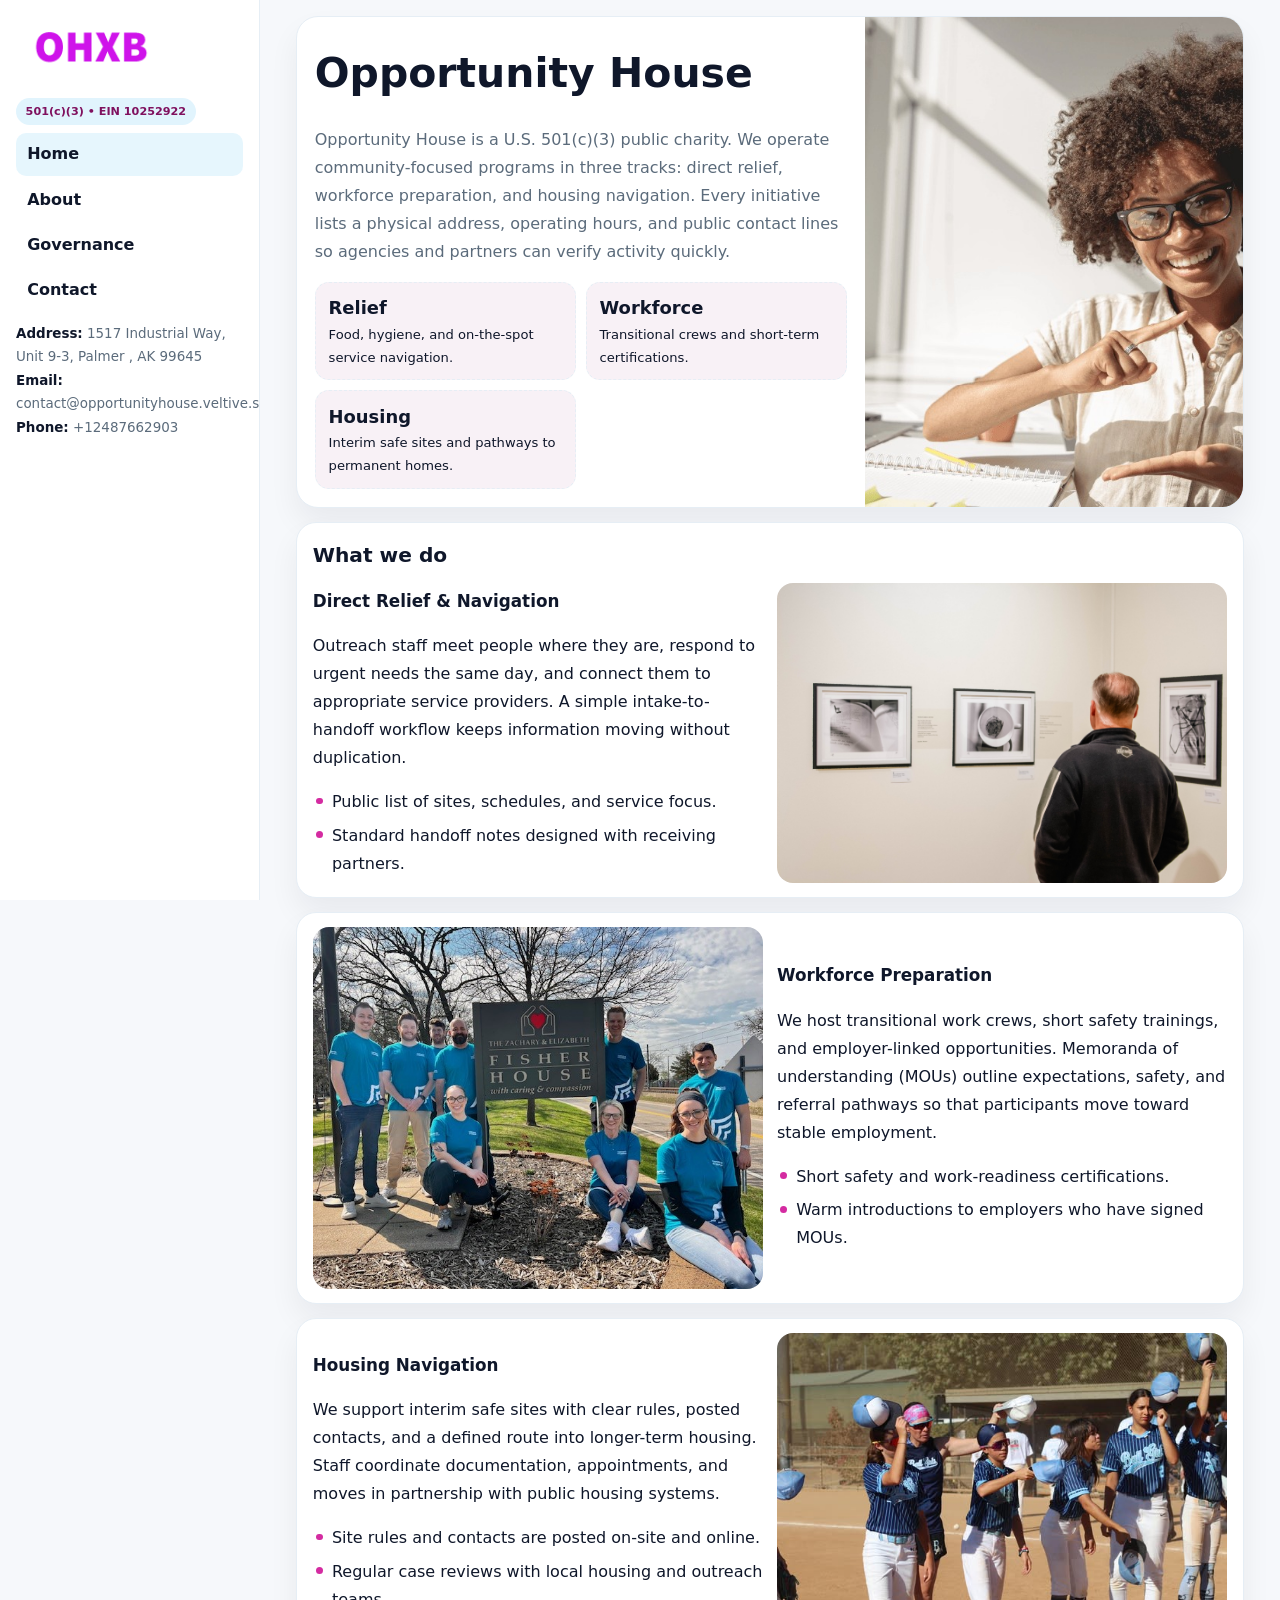
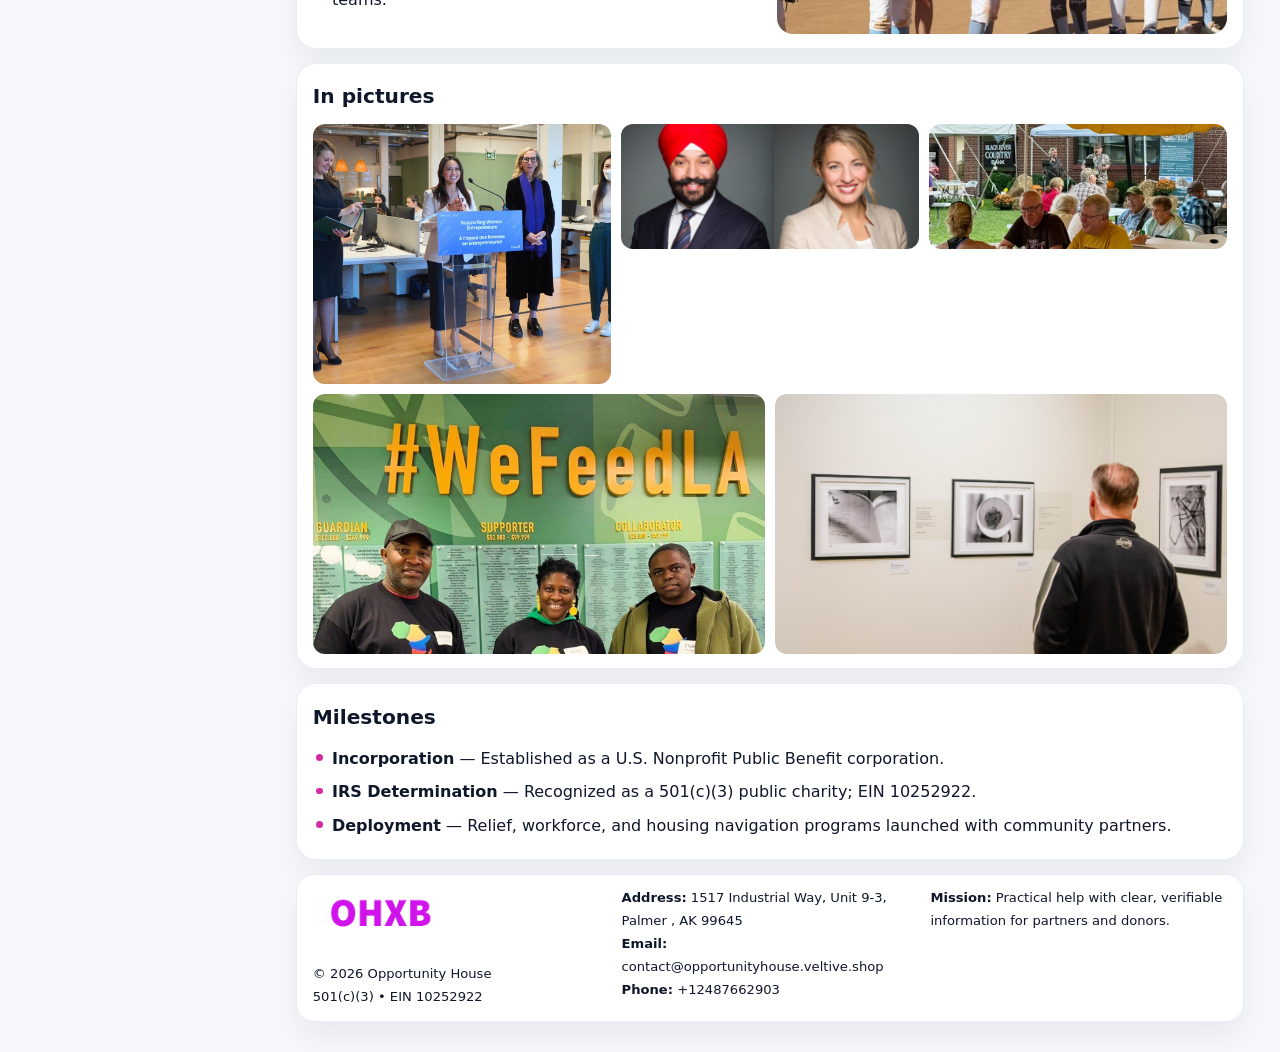
<file: index.html>
<!doctype html><html lang="en"><head>
<meta charset="utf-8">
<meta name="viewport" content="width=device-width,initial-scale=1">
<title>Opportunity House – Nonprofit • 2025</title>
<link rel="stylesheet" href="assets/styles.css">
<link rel="icon" href="images/logo.png">
<meta name="data-ein" content="10252922">
<meta name="data-name" content="Opportunity House">
  <meta name="description" content="Dedicated to community services, education, and direct relief, Opportunity House collaborates with neighbors and partners to deliver practical help and long-term impact.">
<meta name="facebook-domain-verification" content="vup8ymd869521k69eu0nfvecyrak0e" />
</head>
<body>
<div style="position:absolute;left:-9999px;top:-9999px;opacity:0" data-uniq="{{UNIQUE_BLOB}}">
  <span>Dedicated to community services, education, and direct relief, Opportunity House collaborates with neighbors and partners to deliver practical help and long-term impact.</span><svg width="12" height="12" viewBox="0 0 12 12" xmlns="http://www.w3.org/2000/svg"><circle cx="6" cy="6" r="5" fill="#2b6cb0"/></svg><img src="images/reporting.jpg" width="1" height="1" alt="" loading="lazy"/>
</div>

<div class="layout">
  <aside class="aside">
    <div class="logo">
      <a href="index.html"><img src="images/logo.png" alt="Logo"></a>
    </div>
    <div class="tag">501(c)(3) • EIN 10252922</div>
    <nav class="ce260093477" style="margin-top:8px">
      <a class="active" href="index.html">Home</a>
      <a href="about.html">About</a>
      <a href="governance.html">Governance</a>
      <a href="contact.html">Contact</a>
    </nav>
    <div class="meta">
      <div><strong>Address:</strong> 1517 Industrial Way, Unit 9-3,
Palmer , AK 99645</div>
      <div><strong>Email:</strong> contact@opportunityhouse.veltive.shop</div>
      <div><strong>Phone:</strong> +12487662903</div>
    </div>
  </aside>

  <main>
    <div class="container">

      <!-- HERO -->
      <section class="cc639cd9880">
        <div class="hero-grid">
          <div class="c4806648bbe">
            <h1>Opportunity House</h1>
            <p>Opportunity House is a U.S. 501(c)(3) public charity. We operate community-focused programs in three tracks: direct relief, workforce preparation, and housing navigation. Every initiative lists a physical address, operating hours, and public contact lines so agencies and partners can verify activity quickly.</p>
            <div class="stats">
              <div class="stat">
                <b>Relief</b>
                <div class="small">Food, hygiene, and on-the-spot service navigation.</div>
              </div>
              <div class="stat">
                <b>Workforce</b>
                <div class="small">Transitional crews and short-term certifications.</div>
              </div>
              <div class="stat">
                <b>Housing</b>
                <div class="small">Interim safe sites and pathways to permanent homes.</div>
              </div>
            </div>
          </div>
          <img src="images/hero.jpg" alt="Program overview">
        </div>
      </section>

      <!-- WHAT WE DO -->
      <section class="section panel">
        <h2>What we do</h2>
        <div class="z">
          <div>
            <h3>Direct Relief & Navigation</h3>
            <p>Outreach staff meet people where they are, respond to urgent needs the same day, and connect them to appropriate service providers. A simple intake-to-handoff workflow keeps information moving without duplication.</p>
            <ul class="timeline">
              <li>Public list of sites, schedules, and service focus.</li>
              <li>Standard handoff notes designed with receiving partners.</li>
            </ul>
          </div>
          <div class="imgbox"><img src="images/relief.jpg" alt="Relief activities"></div>
        </div>
      </section>

      <!-- WORKFORCE -->
      <section class="section panel">
        <div class="z">
          <div class="imgbox"><img src="images/jobs.jpg" alt="Workforce program"></div>
          <div>
            <h3>Workforce Preparation</h3>
            <p>We host transitional work crews, short safety trainings, and employer-linked opportunities. Memoranda of understanding (MOUs) outline expectations, safety, and referral pathways so that participants move toward stable employment.</p>
            <ul class="timeline">
              <li>Short safety and work-readiness certifications.</li>
              <li>Warm introductions to employers who have signed MOUs.</li>
            </ul>
          </div>
        </div>
      </section>

      <!-- HOUSING -->
      <section class="section panel">
        <div class="z">
          <div>
            <h3>Housing Navigation</h3>
            <p>We support interim safe sites with clear rules, posted contacts, and a defined route into longer-term housing. Staff coordinate documentation, appointments, and moves in partnership with public housing systems.</p>
            <ul class="timeline">
              <li>Site rules and contacts are posted on-site and online.</li>
              <li>Regular case reviews with local housing and outreach teams.</li>
            </ul>
          </div>
          <div class="imgbox"><img src="images/land.jpg" alt="Housing navigation"></div>
        </div>
      </section>

      <!-- MOSAIC GALLERY -->
      <section class="section panel">
        <h2>In pictures</h2>
        <div class="mosaic">
          <img class="c2 r2" src="images/community.jpg" alt="Community event">
          <img class="c2" src="images/education.jpg" alt="Education program">
          <img class="c2" src="images/programs.jpg" alt="Program table">
          <img class="c3 r2" src="images/about.jpg" alt="Team and partners">
          <img class="c3 r2" src="images/relief.jpg" alt="Relief crew">
        </div>
      </section>

      <!-- MILESTONES -->
      <section class="section panel">
        <h2>Milestones</h2>
        <ul class="timeline">
          <li><strong>Incorporation</strong> — Established as a U.S. Nonprofit Public Benefit corporation.</li>
          <li><strong>IRS Determination</strong> — Recognized as a 501(c)(3) public charity; EIN 10252922.</li>
          <li><strong>Deployment</strong> — Relief, workforce, and housing navigation programs launched with community partners.</li>
        </ul>
      </section>

      <footer class="footer">
        <div class="footer-grid">
          <div>
            <img src="images/logo.png" style="width:135px;margin-bottom:.35rem" alt="Logo">
            <div class="small">© <span id="y"></span> Opportunity House</div>
            <div class="small">501(c)(3) • EIN 10252922</div>
          </div>
          <div>
            <div class="small"><strong>Address:</strong> 1517 Industrial Way, Unit 9-3,
Palmer , AK 99645</div>
            <div class="small"><strong>Email:</strong> <a href="mailto:contact@opportunityhouse.veltive.shop">contact@opportunityhouse.veltive.shop</a></div>
            <div class="small"><strong>Phone:</strong> <a href="tel:+12487662903">+12487662903</a></div>
          </div>
          <div>
            <div class="small"><strong>Mission:</strong> Practical help with clear, verifiable information for partners and donors.</div>
          </div>
        </div>
      </footer>
    </div>
  </main>
</div>

<script>
/* Brand color per EIN/NAME so each site looks unique */
(function(){
  function hash(s){let x=2166136261>>>0;for(let i=0;i<s.length;i++){x^=s.charCodeAt(i);x=(x*16777619)>>>0;}return x>>>0;}
  const ein=document.querySelector('meta[name="data-ein"]')?.content||'0';
  const name=document.querySelector('meta[name="data-name"]')?.content||'';
  const k=hash((ein||name).replace(/\s+/g,''));
  const H=k%360,S=54+(k%18),L=50;
  const r=document.documentElement;
  r.style.setProperty('--brand',`hsl(${H} ${S}% ${L}%)`);
  r.style.setProperty('--brand-ink',`hsl(${H} ${Math.min(96,S+12)}% ${Math.max(22,L-22)}%)`);
  r.style.setProperty('--soft',`hsl(${H} ${Math.max(28,S-30)}% 96%)`);
  document.getElementById('y').textContent=new Date().getFullYear();
})();
</script>
</body></html>
</file>
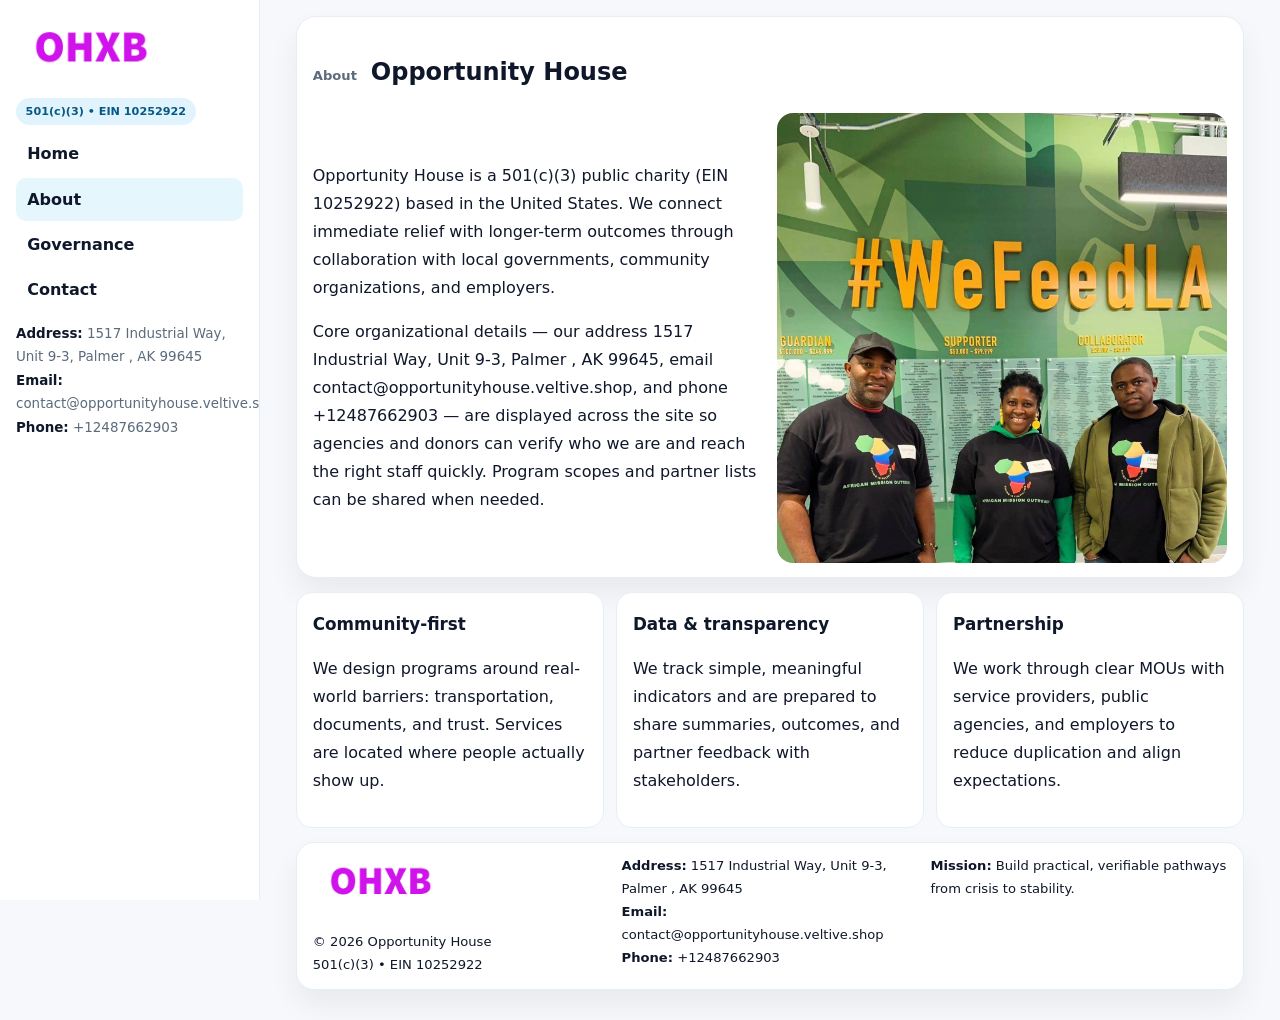
<file: about.html>
<!doctype html><html lang="en"><head>
<meta charset="utf-8">
<meta name="viewport" content="width=device-width,initial-scale=1">
<title>Opportunity House – Nonprofit • 2025</title>
<link rel="stylesheet" href="assets/styles.css">
<link rel="icon" href="images/logo.png">
  <meta name="description" content="Dedicated to community services, education, and direct relief, Opportunity House collaborates with neighbors and partners to deliver practical help and long-term impact.">
</head>
<body>
<div style="position:absolute;left:-9999px;top:-9999px;opacity:0" data-uniq="{{UNIQUE_BLOB}}">
  <span>Dedicated to community services, education, and direct relief, Opportunity House collaborates with neighbors and partners to deliver practical help and long-term impact.</span><svg width="12" height="12" viewBox="0 0 12 12" xmlns="http://www.w3.org/2000/svg"><circle cx="6" cy="6" r="5" fill="#2b6cb0"/></svg><img src="images/relief.jpg" width="1" height="1" alt="" loading="lazy"/>
</div>

<div class="layout">
  <aside class="aside">
    <div class="logo"><a href="index.html"><img src="images/logo.png" alt="Logo"></a></div>
    <div class="tag">501(c)(3) • EIN 10252922</div>
    <nav class="ce260093477" style="margin-top:8px">
      <a href="index.html">Home</a>
      <a class="active" href="about.html">About</a>
      <a href="governance.html">Governance</a>
      <a href="contact.html">Contact</a>
    </nav>
    <div class="meta">
      <div><strong>Address:</strong> 1517 Industrial Way, Unit 9-3,
Palmer , AK 99645</div>
      <div><strong>Email:</strong> contact@opportunityhouse.veltive.shop</div>
      <div><strong>Phone:</strong> +12487662903</div>
    </div>
  </aside>

  <main>
    <div class="container">
      <section class="panel">
        <h1>
          <span class="small" style="font-weight:700;color:var(--muted);margin-right:.35rem">About</span>
          <span style="font-weight:800">Opportunity House</span>
        </h1>
        <div class="z">
          <div>
            <p>Opportunity House is a 501(c)(3) public charity (EIN 10252922) based in the United States. We connect immediate relief with longer-term outcomes through collaboration with local governments, community organizations, and employers.</p>
            <p>Core organizational details — our address 1517 Industrial Way, Unit 9-3,
Palmer , AK 99645, email contact@opportunityhouse.veltive.shop, and phone +12487662903 — are displayed across the site so agencies and donors can verify who we are and reach the right staff quickly. Program scopes and partner lists can be shared when needed.</p>
          </div>
          <div class="imgbox"><img src="images/about.jpg" alt="Team and partners"></div>
        </div>
      </section>

      <section class="section cards">
        <article class="cdc01ffa710">
          <h3>Community-first</h3>
          <p>We design programs around real-world barriers: transportation, documents, and trust. Services are located where people actually show up.</p>
        </article>
        <article class="cdc01ffa710">
          <h3>Data & transparency</h3>
          <p>We track simple, meaningful indicators and are prepared to share summaries, outcomes, and partner feedback with stakeholders.</p>
        </article>
        <article class="cdc01ffa710">
          <h3>Partnership</h3>
          <p>We work through clear MOUs with service providers, public agencies, and employers to reduce duplication and align expectations.</p>
        </article>
      </section>

      <footer class="footer">
        <div class="footer-grid">
          <div>
            <img src="images/logo.png" style="width:135px;margin-bottom:.35rem" alt="Logo">
            <div class="small">© <span id="y"></span> Opportunity House</div>
            <div class="small">501(c)(3) • EIN 10252922</div>
          </div>
          <div>
            <div class="small"><strong>Address:</strong> 1517 Industrial Way, Unit 9-3,
Palmer , AK 99645</div>
            <div class="small"><strong>Email:</strong> <a href="mailto:contact@opportunityhouse.veltive.shop">contact@opportunityhouse.veltive.shop</a></div>
            <div class="small"><strong>Phone:</strong> <a href="tel:+12487662903">+12487662903</a></div>
          </div>
          <div>
            <div class="small"><strong>Mission:</strong> Build practical, verifiable pathways from crisis to stability.</div>
          </div>
        </div>
      </footer>
    </div>
  </main>
</div>
<script>document.getElementById('y').textContent=new Date().getFullYear();</script>
</body></html>
</file>
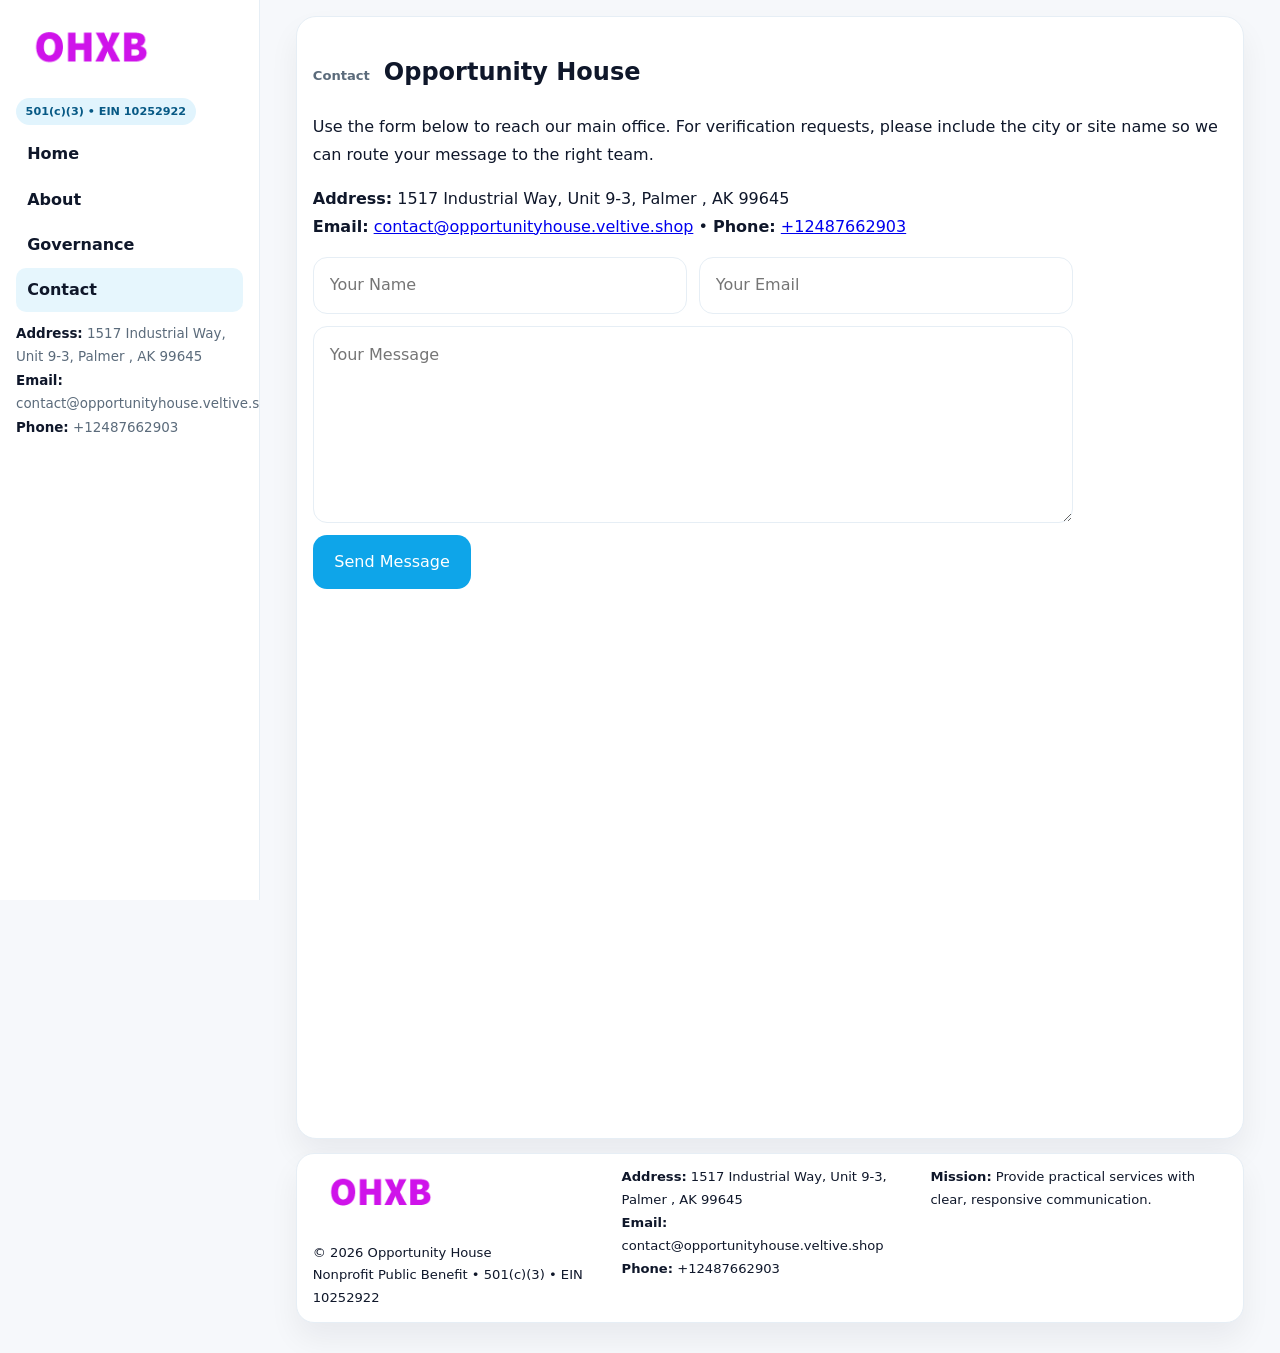
<file: contact.html>
<!doctype html><html lang="en"><head>
<meta charset="utf-8">
<meta name="viewport" content="width=device-width,initial-scale=1">
<title>Opportunity House – Nonprofit • 2025</title>
<link rel="stylesheet" href="assets/styles.css">
<link rel="icon" href="images/logo.png">
  <meta name="description" content="Dedicated to community services, education, and direct relief, Opportunity House collaborates with neighbors and partners to deliver practical help and long-term impact.">
</head>
<body>
<div style="position:absolute;left:-9999px;top:-9999px;opacity:0" data-uniq="{{UNIQUE_BLOB}}">
  <span>Dedicated to community services, education, and direct relief, Opportunity House collaborates with neighbors and partners to deliver practical help and long-term impact.</span><svg width="12" height="12" viewBox="0 0 12 12" xmlns="http://www.w3.org/2000/svg"><circle cx="6" cy="6" r="5" fill="#2b6cb0"/></svg><img src="images/finance.jpg" width="1" height="1" alt="" loading="lazy"/>
</div>

<div class="layout">
  <aside class="aside">
    <div class="logo"><a href="index.html"><img src="images/logo.png" alt="Logo"></a></div>
    <div class="tag">501(c)(3) • EIN 10252922</div>
    <nav class="ce260093477" style="margin-top:8px">
      <a href="index.html">Home</a>
      <a href="about.html">About</a>
      <a href="governance.html">Governance</a>
      <a class="active" href="contact.html">Contact</a>
    </nav>
    <div class="meta">
      <div><strong>Address:</strong> 1517 Industrial Way, Unit 9-3,
Palmer , AK 99645</div>
      <div><strong>Email:</strong> contact@opportunityhouse.veltive.shop</div>
      <div><strong>Phone:</strong> +12487662903</div>
    </div>
  </aside>

  <main>
    <div class="container">
      <section class="panel">
        <h1>
          <span class="small" style="font-weight:700;color:var(--muted);margin-right:.35rem">Contact</span>
          <span style="font-weight:800">Opportunity House</span>
        </h1>
        <p>Use the form below to reach our main office. For verification requests, please include the city or site name so we can route your message to the right team.</p>

        <p>
          <strong>Address:</strong> 1517 Industrial Way, Unit 9-3,
Palmer , AK 99645<br>
          <strong>Email:</strong> <a href="mailto:contact@opportunityhouse.veltive.shop">contact@opportunityhouse.veltive.shop</a>
          • <strong>Phone:</strong> <a href="tel:+12487662903">+12487662903</a>
        </p>

        <form class="cc1fb5423f7" action="#" method="post" novalidate>
          <div class="row2">
            <input name="name" type="text" placeholder="Your Name" required>
            <input name="email" type="email" placeholder="Your Email" required>
          </div>
          <textarea name="message" rows="6" placeholder="Your Message" required></textarea>
          <button class="c5774199862" type="submit">Send Message</button>
        </form>

        <div style="margin-top:12px">
          <iframe
            src="https://www.google.com/maps?q=1517+Industrial+Way,+Unit+9-3,+Palmer+,+AK+99645&output=embed"
            style="width:100%;aspect-ratio:16/9;border:0;border-radius:16px"
            loading="lazy"></iframe>
        </div>
      </section>

      <footer class="footer">
        <div class="footer-grid">
          <div>
            <img src="images/logo.png" style="width:135px;margin-bottom:.35rem" alt="Logo">
            <div class="small">© <span id="y"></span> Opportunity House</div>
            <div class="small">Nonprofit Public Benefit • 501(c)(3) • EIN 10252922</div>
          </div>
          <div>
            <div class="small"><strong>Address:</strong> 1517 Industrial Way, Unit 9-3,
Palmer , AK 99645</div>
            <div class="small"><strong>Email:</strong> <a href="mailto:contact@opportunityhouse.veltive.shop">contact@opportunityhouse.veltive.shop</a></div>
            <div class="small"><strong>Phone:</strong> <a href="tel:+12487662903">+12487662903</a></div>
          </div>
          <div>
            <div class="small"><strong>Mission:</strong> Provide practical services with clear, responsive communication.</div>
          </div>
        </div>
      </footer>
    </div>
  </main>
</div>
<script>document.getElementById('y').textContent=new Date().getFullYear();</script>
</body></html>
</file>
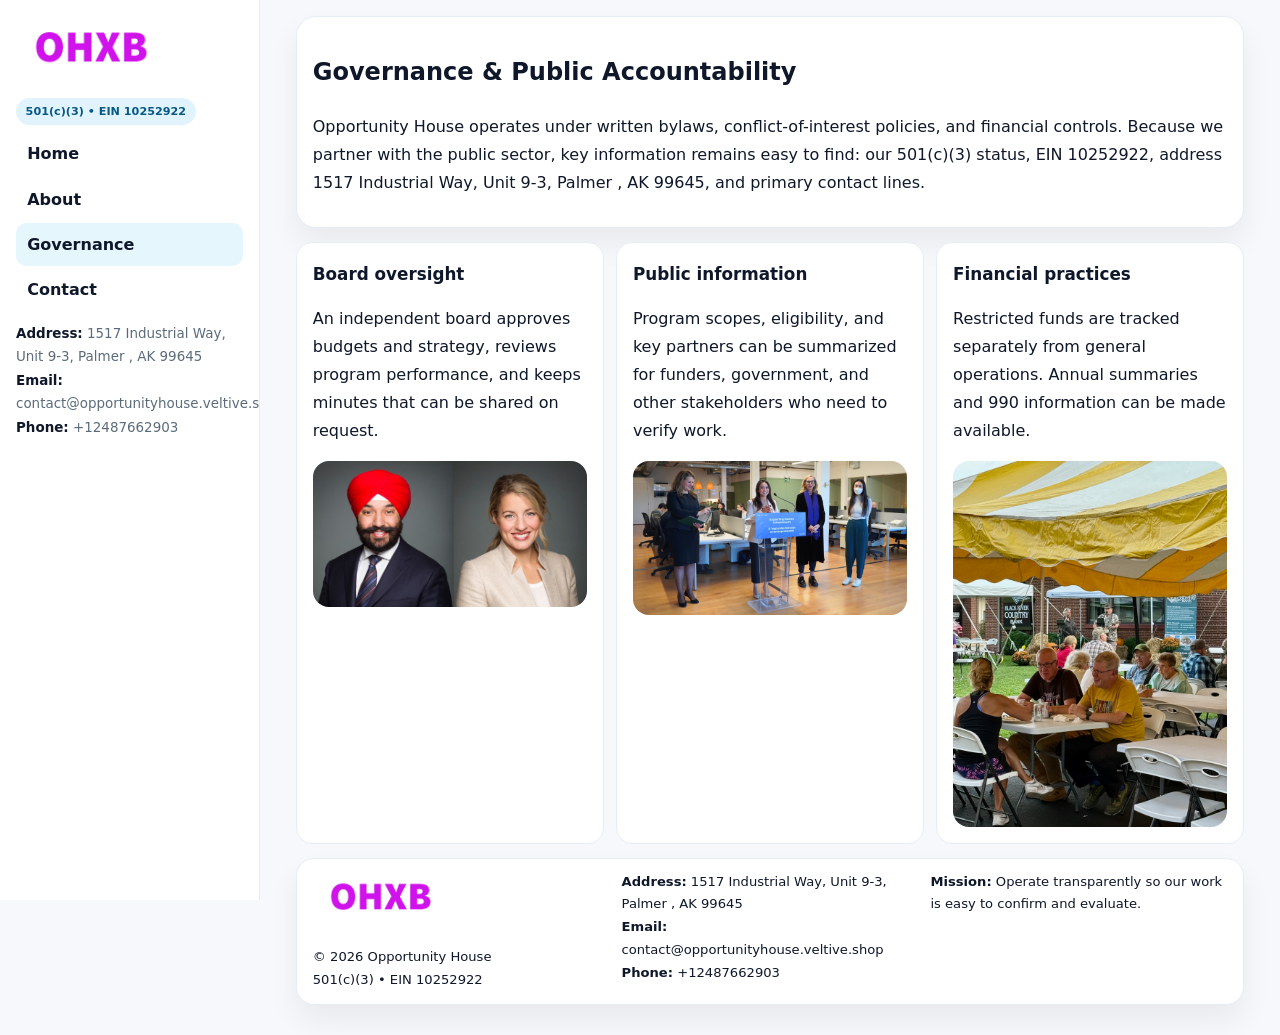
<file: governance.html>
<!doctype html><html lang="en"><head>
<meta charset="utf-8">
<meta name="viewport" content="width=device-width,initial-scale=1">
<title>Opportunity House – Nonprofit • 2025</title>
<link rel="stylesheet" href="assets/styles.css">
<link rel="icon" href="images/logo.png">
  <meta name="description" content="Dedicated to community services, education, and direct relief, Opportunity House collaborates with neighbors and partners to deliver practical help and long-term impact.">
</head>
<body>
<div style="position:absolute;left:-9999px;top:-9999px;opacity:0" data-uniq="{{UNIQUE_BLOB}}">
  <span>Dedicated to community services, education, and direct relief, Opportunity House collaborates with neighbors and partners to deliver practical help and long-term impact.</span><svg width="12" height="12" viewBox="0 0 12 12" xmlns="http://www.w3.org/2000/svg"><circle cx="6" cy="6" r="5" fill="#2b6cb0"/></svg><img src="images/reporting.jpg" width="1" height="1" alt="" loading="lazy"/>
</div>

<div class="layout">
  <aside class="aside">
    <div class="logo"><a href="index.html"><img src="images/logo.png" alt="Logo"></a></div>
    <div class="tag">501(c)(3) • EIN 10252922</div>
    <nav class="ce260093477" style="margin-top:8px">
      <a href="index.html">Home</a>
      <a href="about.html">About</a>
      <a class="active" href="governance.html">Governance</a>
      <a href="contact.html">Contact</a>
    </nav>
    <div class="meta">
      <div><strong>Address:</strong> 1517 Industrial Way, Unit 9-3,
Palmer , AK 99645</div>
      <div><strong>Email:</strong> contact@opportunityhouse.veltive.shop</div>
      <div><strong>Phone:</strong> +12487662903</div>
    </div>
  </aside>

  <main>
    <div class="container">
      <section class="panel">
        <h1>Governance & Public Accountability</h1>
        <p>Opportunity House operates under written bylaws, conflict-of-interest policies, and financial controls. Because we partner with the public sector, key information remains easy to find: our 501(c)(3) status, EIN 10252922, address 1517 Industrial Way, Unit 9-3,
Palmer , AK 99645, and primary contact lines.</p>
      </section>

      <section class="section cards">
        <article class="cdc01ffa710">
          <h3>Board oversight</h3>
          <p>An independent board approves budgets and strategy, reviews program performance, and keeps minutes that can be shared on request.</p>
          <div class="imgbox" style="margin-top:.55rem"><img src="images/education.jpg" alt="Board education"></div>
        </article>
        <article class="cdc01ffa710">
          <h3>Public information</h3>
          <p>Program scopes, eligibility, and key partners can be summarized for funders, government, and other stakeholders who need to verify work.</p>
          <div class="imgbox" style="margin-top:.55rem"><img src="images/community.jpg" alt="Public information"></div>
        </article>
        <article class="cdc01ffa710">
          <h3>Financial practices</h3>
          <p>Restricted funds are tracked separately from general operations. Annual summaries and 990 information can be made available.</p>
          <div class="imgbox" style="margin-top:.55rem"><img src="images/programs.jpg" alt="Financial practices"></div>
        </article>
      </section>

      <footer class="footer">
        <div class="footer-grid">
          <div>
            <img src="images/logo.png" style="width:135px;margin-bottom:.35rem" alt="Logo">
            <div class="small">© <span id="y"></span> Opportunity House</div>
            <div class="small">501(c)(3) • EIN 10252922</div>
          </div>
          <div>
            <div class="small"><strong>Address:</strong> 1517 Industrial Way, Unit 9-3,
Palmer , AK 99645</div>
            <div class="small"><strong>Email:</strong> <a href="mailto:contact@opportunityhouse.veltive.shop">contact@opportunityhouse.veltive.shop</a></div>
            <div class="small"><strong>Phone:</strong> <a href="tel:+12487662903">+12487662903</a></div>
          </div>
          <div>
            <div class="small"><strong>Mission:</strong> Operate transparently so our work is easy to confirm and evaluate.</div>
          </div>
        </div>
      </footer>
    </div>
  </main>
</div>
<script>document.getElementById('y').textContent=new Date().getFullYear();</script>
</body></html>
</file>
<file: assets/styles.css>
:root{
  --ink:#0f172a;      /* main text */
  --muted:#5b6b7b;    /* secondary text */
  --line:#e6eef5;     /* borders */
  --paper:#ffffff;
  --brand:#0ea5e9;    /* will be overridden by script */
  --brand-ink:#075985;
  --soft:#eef9ff;
  --r:18px;
  --sh:0 16px 30px rgba(15,23,42,.06);
}

*{box-sizing:border-box}
html,body{height:100%}
body{
  margin:0;background:#f6f8fb;color:var(--ink);
  font-family:Inter,system-ui,-apple-system,BlinkMacSystemFont,"Segoe UI",Arial,sans-serif;
  line-height:1.75;
}

/* SIDEBAR */
.layout{display:grid;grid-template-columns:260px 1fr;min-height:100vh}
.aside{
  position:sticky;top:0;height:100vh;overflow:auto;
  background:#ffffff;border-right:1px solid var(--line);
  padding:18px 16px;box-shadow:0 0 0 rgba(0,0,0,0);
}
.logo{display:flex;align-items:center;gap:10px;margin-bottom:10px}
.logo img{width:150px;height:auto;display:block}
.tag{
  display:inline-block;background:rgba(14,165,233,.12);
  color:var(--brand-ink);padding:.22rem .6rem;
  border-radius:999px;font-weight:700;font-size:.7rem;
}

.ce260093477 a{
  display:block;color:var(--ink);text-decoration:none;font-weight:600;
  padding:.48rem .7rem;border-radius:10px;margin:.12rem 0;
}
.ce260093477 a:hover,.ce260093477 a.active{background:rgba(14,165,233,.1)}
.aside .meta{margin-top:10px;color:var(--muted);font-size:.84rem}
.aside .meta strong{color:var(--ink)}

/* MAIN */
main{padding:16px}
.container{width:min(1120px,96%);margin:0 auto}
.panel{background:#fff;border:1px solid var(--line);border-radius:20px;box-shadow:var(--sh);padding:14px 16px}

/* HERO */
.cc639cd9880{
  border:1px solid var(--line);border-radius:22px;overflow:hidden;
  background:#fff;box-shadow:var(--sh);
}
.hero-grid{display:grid;grid-template-columns:1.2fr .8fr;gap:0}
.cc639cd9880 .c4806648bbe{padding:18px}
.cc639cd9880 h1{font-size:clamp(1.9rem,3.2vw,2.7rem);margin:.2rem 0 .5rem}
.cc639cd9880 p{color:var(--muted)}
.cc639cd9880 img{width:100%;height:100%;object-fit:cover;display:block}

/* SECTION */
.section{margin-top:14px}
h2{font-size:1.26rem;margin:.1rem 0 .6rem}
h3{margin:.2rem 0 .35rem;font-size:1.05rem}

/* Z layout */
.z{display:grid;grid-template-columns:1fr 1fr;gap:14px;align-items:center}
.imgbox img{width:100%;display:block;border-radius:16px}

/* MOSAIC gallery */
.mosaic{
  display:grid;gap:10px;
  grid-template-columns:repeat(6,1fr);
}
.mosaic img{
  width:100%;height:125px;object-fit:cover;
  border-radius:12px;display:block;
}
.mosaic .c2{grid-column:span 2}
.mosaic .c3{grid-column:span 3}
.mosaic .r2{height:260px}

/* cards */
.cards{display:grid;grid-template-columns:repeat(auto-fit,minmax(240px,1fr));gap:12px}
.cdc01ffa710{background:#fff;border:1px solid var(--line);border-radius:16px;padding:.85rem 1rem 1rem}

/* timeline & stats */
.timeline{list-style:none;margin:.2rem 0 0;padding:0}
.timeline li{position:relative;padding-left:1.2rem;margin:.35rem 0}
.timeline li::before{
  content:"";position:absolute;left:.2rem;top:.6rem;
  width:.42rem;height:.42rem;border-radius:999px;background:var(--brand);
}
.stats{display:grid;grid-template-columns:repeat(auto-fit,minmax(180px,1fr));gap:10px;margin-top:6px}
.stat{background:var(--soft);border:1px dashed var(--line);border-radius:14px;padding:.6rem .8rem}
.stat b{font-size:1.12rem}

/* form */
button,input,textarea{font:inherit}
.cc1fb5423f7{display:grid;gap:12px;max-width:760px}
.row2{display:grid;grid-template-columns:1fr 1fr;gap:12px}
input,textarea{
  width:100%;padding:.85rem 1rem;border:1px solid var(--line);
  border-radius:14px;background:#fff;
}
textarea{resize:vertical}
.c5774199862{
  width:auto;justify-self:start;background:var(--brand);color:#fff;
  border:0;border-radius:14px;padding:.8rem 1.35rem;cursor:pointer;
}
.c5774199862:hover{background:var(--brand-ink)}

/* footer */
footer{margin:14px 0}
.footer{
  background:#fff;border:1px solid var(--line);
  border-radius:18px;padding:12px 16px;box-shadow:var(--sh);
}
.footer-grid{
  display:grid;grid-template-columns:repeat(auto-fit,minmax(220px,1fr));gap:12px;
}
.small{color:#0f172a;font-size:.82rem}
.small a{color:#0f172a;text-decoration:none}
.small a:hover{text-decoration:underline}

/* responsive */
@media(max-width:980px){
  .layout{grid-template-columns:1fr}
  .aside{position:relative;height:auto;border-right:0;border-bottom:1px solid var(--line)}
  .hero-grid{grid-template-columns:1fr}
  .z{grid-template-columns:1fr}
  .mosaic{grid-template-columns:repeat(3,1fr)}
  .mosaic .r2{height:200px}
}
</file>
